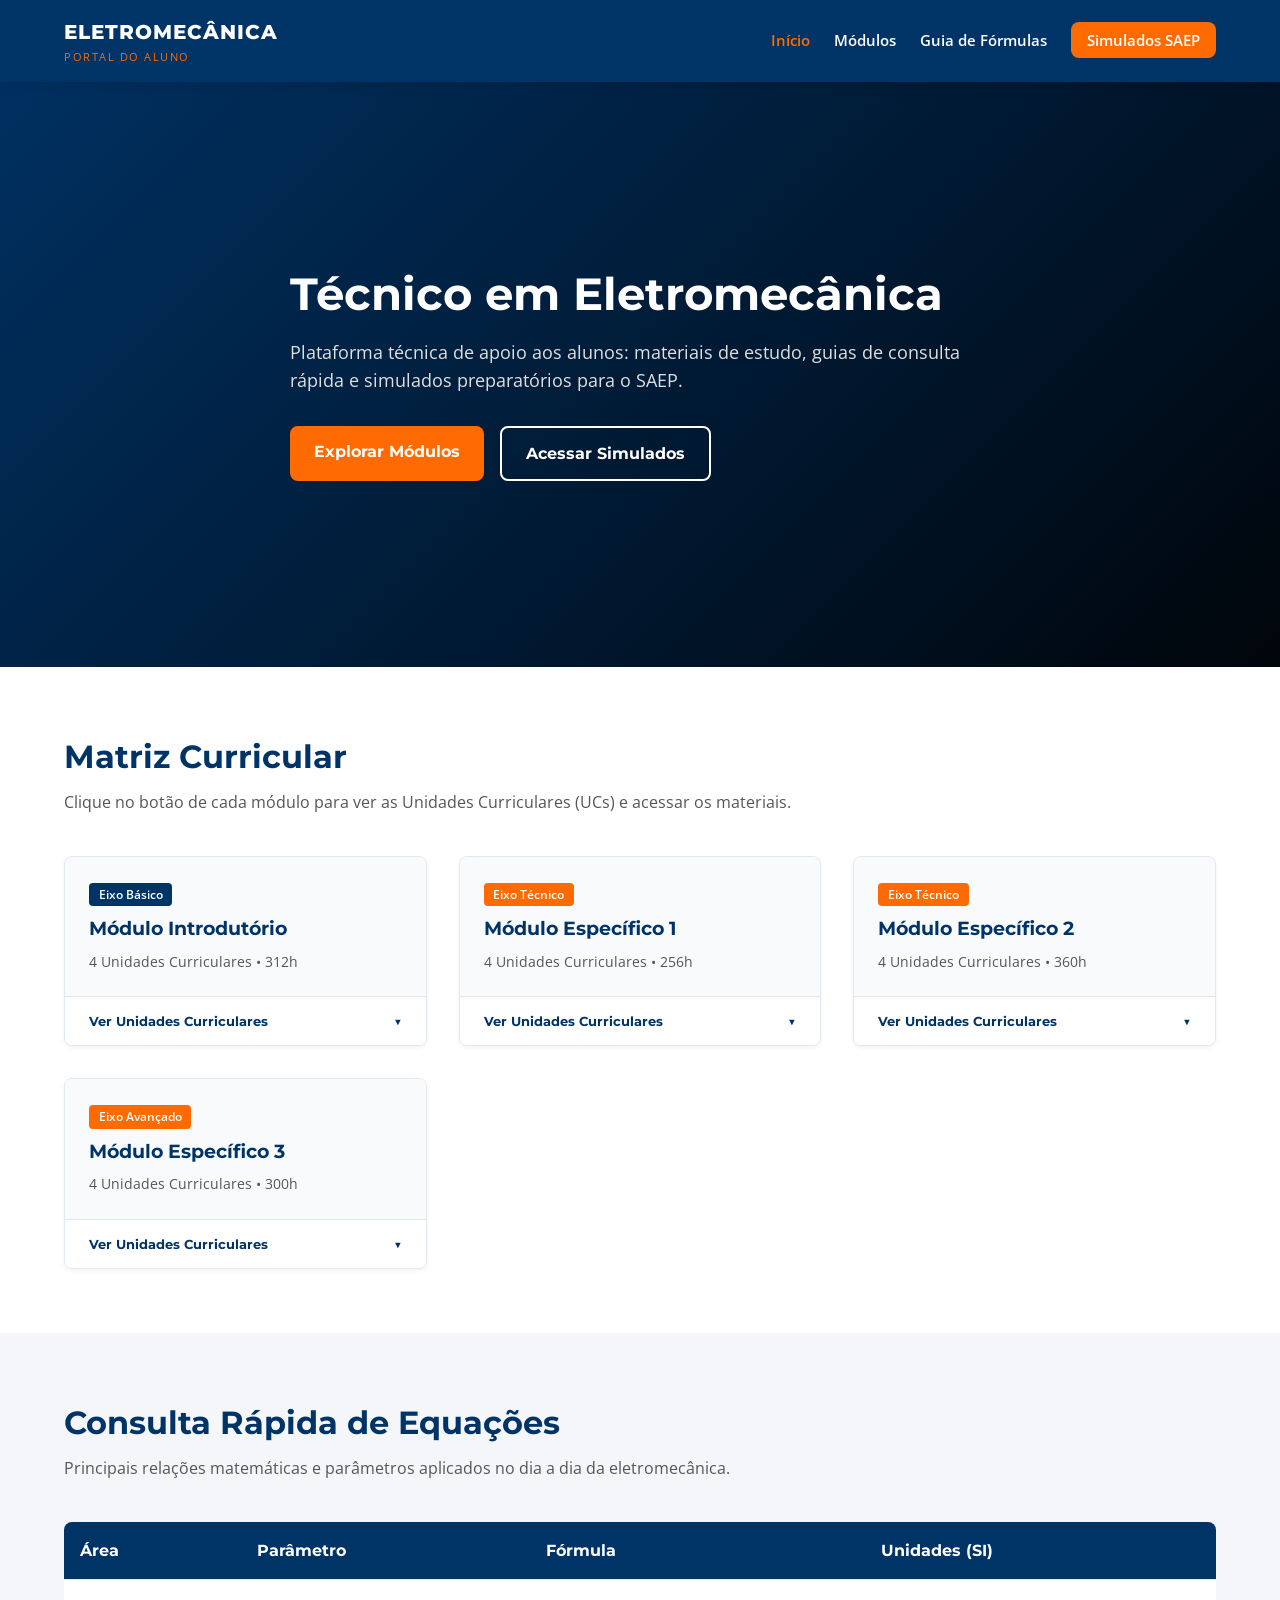
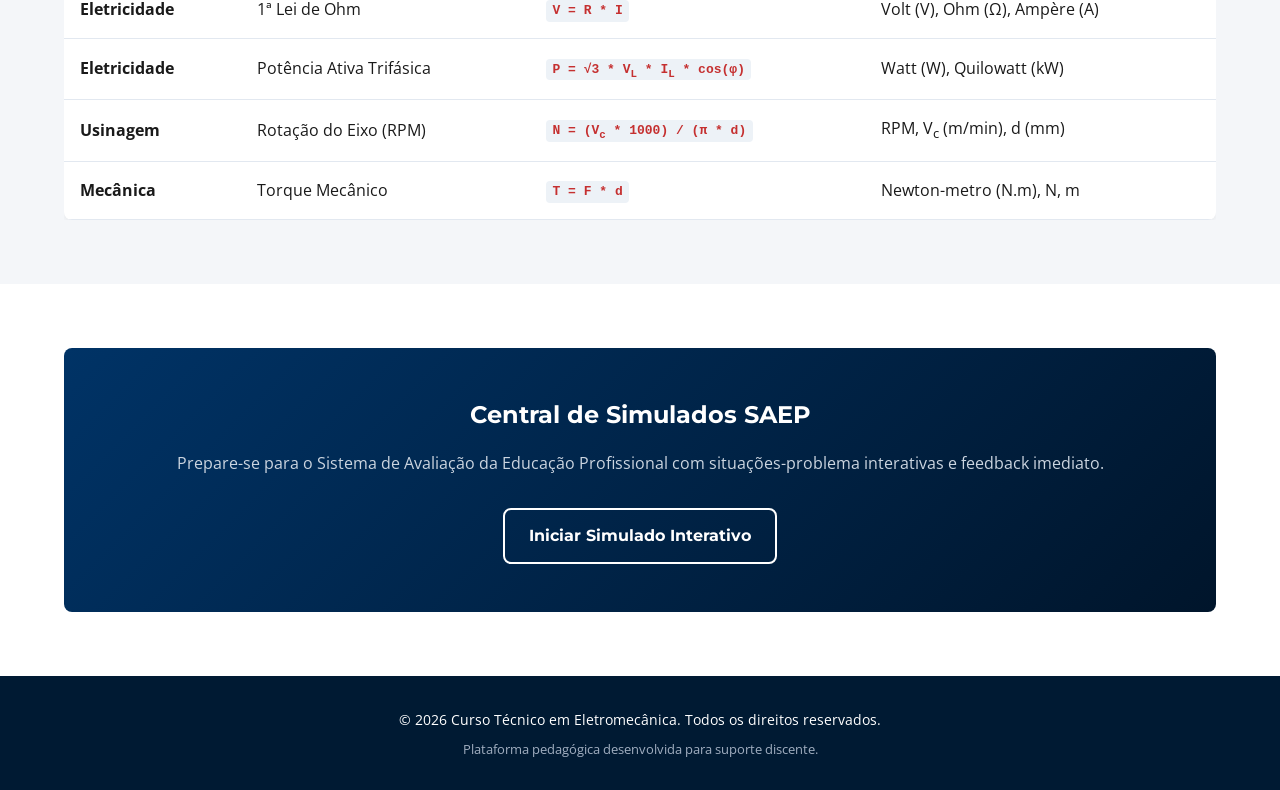
<file: index.html>
<!DOCTYPE html>
<html lang="pt-BR">
<head>
    <meta charset="UTF-8">
    <meta name="viewport" content="width=device-width, initial-scale=1.0">
    <title>Portal do Aluno - Técnico em Eletromecânica</title>

    <!-- Google Fonts -->
    <link rel="preconnect" href="https://fonts.googleapis.com">
    <link rel="preconnect" href="https://fonts.gstatic.com" crossorigin>
    <link href="https://fonts.googleapis.com/css2?family=Montserrat:wght@600;700;800&family=Open+Sans:wght@400;600&display=swap" rel="stylesheet">

    <!-- CSS Externo -->
    <link rel="stylesheet" href="style.css">
</head>
<body>

    <!-- Cabeçalho / Navegação -->
    <header class="header">
        <div class="container navbar">
            <a href="index.html" class="logo">
                <span class="logo-title">ELETROMECÂNICA</span>
                <span class="logo-subtitle">PORTAL DO ALUNO</span>
            </a>
            
            <button class="menu-toggle" id="menuToggle" aria-label="Abrir Menu">
                <span class="hamburger"></span>
            </button>

            <nav class="nav-menu" id="navMenu">
                <ul>
                    <li><a href="#hero" class="active">Início</a></li>
                    <li><a href="#modulos">Módulos</a></li>
                    <li><a href="#formulas">Guia de Fórmulas</a></li>
                    <li><a href="#saep" class="btn-highlight">Simulados SAEP</a></li>
                </ul>
            </nav>
        </div>
    </header>

    <!-- Banner Principal (Hero) -->
    <section id="hero" class="hero">
        <div class="hero-overlay"></div>
        <div class="container hero-content">
            <h1>Técnico em Eletromecânica</h1>
            <p>Plataforma técnica de apoio aos alunos: materiais de estudo, guias de consulta rápida e simulados preparatórios para o SAEP.</p>
            <div class="hero-buttons">
                <a href="#modulos" class="btn btn-primary">Explorar Módulos</a>
                <a href="#saep" class="btn btn-secondary">Acessar Simulados</a>
            </div>
        </div>
    </section>

    <!-- Seção de Módulos Curriculares -->
    <section id="modulos" class="section">
        <div class="container">
            <h2 class="section-title">Matriz Curricular</h2>
            <p class="section-subtitle">Clique no botão de cada módulo para ver as Unidades Curriculares (UCs) e acessar os materiais.</p>

            <div class="grid-cards">
                
                <!-- MÓDULO INTRODUTÓRIO -->
                <div class="card card-accordion">
                    <div class="card-header">
                        <span class="badge">Eixo Básico</span>
                        <h3>Módulo Introdutório</h3>
                        <p class="card-meta">4 Unidades Curriculares • 312h</p>
                    </div>
                    <button class="btn-toggle-uc" data-target="uc-intro">
                        <span class="btn-text">Ver Unidades Curriculares</span>
                        <span class="arrow-icon">&#9660;</span>
                    </button>
                    <div class="uc-container" id="uc-intro">
                        <div class="uc-list">
                            <a href="uc-fundamentos-da-eletricidade-industrial.html" class="uc-item">
                                <div class="uc-info">
                                    <strong>Fundamentos da Eletricidade Industrial</strong>
                                    <span class="uc-tag">60h</span>
                                </div>
                                <span class="uc-action">Acessar Aula &rarr;</span>
                            </a>
                            <a href="uc-tecnologia-mecanica.html" class="uc-item">
                                <div class="uc-info">
                                    <strong>Fundamentos da Tecnologia Mecânica</strong>
                                    <span class="uc-tag">200h</span>
                                </div>
                                <span class="uc-action">Acessar Aula &rarr;</span>
                            </a>
                            <a href="uc-fabricacao-mecanica-intro.html" class="uc-item">
                                <div class="uc-info">
                                    <strong>Introdução à Fabricação Mecânica</strong>
                                    <span class="uc-tag">40h</span>
                                </div>
                                <span class="uc-action">Acessar Aula &rarr;</span>
                            </a>
                            <a href="uc-sst.html" class="uc-item">
                                <div class="uc-info">
                                    <strong>Saúde e Segurança no Trabalho</strong>
                                    <span class="uc-tag">12h</span>
                                </div>
                                <span class="uc-action">Acessar Aula &rarr;</span>
                            </a>
                        </div>
                    </div>
                </div>

                <!-- MÓDULO ESPECÍFICO 1 -->
                <div class="card card-accordion">
                    <div class="card-header">
                        <span class="badge badge-accent">Eixo Técnico</span>
                        <h3>Módulo Específico 1</h3>
                        <p class="card-meta">4 Unidades Curriculares • 256h</p>
                    </div>
                    <button class="btn-toggle-uc" data-target="uc-esp1">
                        <span class="btn-text">Ver Unidades Curriculares</span>
                        <span class="arrow-icon">&#9660;</span>
                    </button>
                    <div class="uc-container" id="uc-esp1">
                        <div class="uc-list">
                            <a href="uc-sistemas-eletricos.html" class="uc-item">
                                <div class="uc-info">
                                    <strong>Montagem de Sistemas Elétricos</strong>
                                    <span class="uc-tag">80h</span>
                                </div>
                                <span class="uc-action">Acessar Aula &rarr;</span>
                            </a>
                            <a href="uc-fabricacao-aplicada.html" class="uc-item">
                                <div class="uc-info">
                                    <strong>Fabricação Mecânica Aplicada</strong>
                                    <span class="uc-tag">140h</span>
                                </div>
                                <span class="uc-action">Acessar Aula &rarr;</span>
                            </a>
                            <a href="uc-qualidade.html" class="uc-item">
                                <div class="uc-info">
                                    <strong>Introdução à Qualidade e Produtividade</strong>
                                    <span class="uc-tag">16h</span>
                                </div>
                                <span class="uc-action">Acessar Aula &rarr;</span>
                            </a>
                            <a href="uc-inovacao.html" class="uc-item">
                                <div class="uc-info">
                                    <strong>Modelagem de Projetos de Inovação</strong>
                                    <span class="uc-tag">20h</span>
                                </div>
                                <span class="uc-action">Acessar Aula &rarr;</span>
                            </a>
                        </div>
                    </div>
                </div>

                <!-- MÓDULO ESPECÍFICO 2 -->
                <div class="card card-accordion">
                    <div class="card-header">
                        <span class="badge badge-accent">Eixo Técnico</span>
                        <h3>Módulo Específico 2</h3>
                        <p class="card-meta">4 Unidades Curriculares • 360h</p>
                    </div>
                    <button class="btn-toggle-uc" data-target="uc-esp2">
                        <span class="btn-text">Ver Unidades Curriculares</span>
                        <span class="arrow-icon">&#9660;</span>
                    </button>
                    <div class="uc-container" id="uc-esp2">
                        <div class="uc-list">
                            <a href="uc-fluida.html" class="uc-item">
                                <div class="uc-info">
                                    <strong>Planejamento e Controle da Manutenção</strong>
                                    <span class="uc-tag">52h</span>
                                </div>
                                <span class="uc-action">Acessar Aula &rarr;</span>
                            </a>
                            <a href="uc-comandos-eletricos.html" class="uc-item">
                                <div class="uc-info">
                                    <strong>Manutenção Elétrica de Máquinas e Equipamentos</strong>
                                    <span class="uc-tag">104h</span>
                                </div>
                                <span class="uc-action">Acessar Aula &rarr;</span>
                            </a>
                            <a href="uc-manutencao-mecanica.html" class="uc-item">
                                <div class="uc-info">
                                    <strong>Manutenção Mecânica de Máquinas e Equipamentos</strong>
                                    <span class="uc-tag">180h</span>
                                </div>
                                <span class="uc-action">Acessar Aula &rarr;</span>
                            </a>
                            <a href="uc-clp.html" class="uc-item">
                                <div class="uc-info">
                                    <strong>Prototipagem de Negócios Inovadores</strong>
                                    <span class="uc-tag">24h</span>
                                </div>
                                <span class="uc-action">Acessar Aula &rarr;</span>
                            </a>
                        </div>
                    </div>
                </div>

                <!-- MÓDULO ESPECÍFICO 3 -->
                <div class="card card-accordion">
                    <div class="card-header">
                        <span class="badge badge-accent">Eixo Avançado</span>
                        <h3>Módulo Específico 3</h3>
                        <p class="card-meta">4 Unidades Curriculares • 300h</p>
                    </div>
                    <button class="btn-toggle-uc" data-target="uc-esp3">
                        <span class="btn-text">Ver Unidades Curriculares</span>
                        <span class="arrow-icon">&#9660;</span>
                    </button>
                    <div class="uc-container" id="uc-esp3">
                        <div class="uc-list">
                            <a href="uc-manutencao-integrada.html" class="uc-item">
                                <div class="uc-info">
                                    <strong>Manutenção Eletromecânica Integrada</strong>
                                    <span class="uc-tag">120h</span>
                                </div>
                                <span class="uc-action">Acessar Aula &rarr;</span>
                            </a>
                            <a href="uc-pcm.html" class="uc-item">
                                <div class="uc-info">
                                    <strong>Planejamento e Controle da Manutenção (PCM)</strong>
                                    <span class="uc-tag">40h</span>
                                </div>
                                <span class="uc-action">Acessar Aula &rarr;</span>
                            </a>
                            <a href="uc-projetos.html" class="uc-item">
                                <div class="uc-info">
                                    <strong>Projetos Eletromecânicos e Automação</strong>
                                    <span class="uc-tag">100h</span>
                                </div>
                                <span class="uc-action">Acessar Aula &rarr;</span>
                            </a>
                            <a href="uc-eficiencia.html" class="uc-item">
                                <div class="uc-info">
                                    <strong>Eficiência Energética e Conservação</strong>
                                    <span class="uc-tag">40h</span>
                                </div>
                                <span class="uc-action">Acessar Aula &rarr;</span>
                            </a>
                        </div>
                    </div>
                </div>

            </div>
        </div>
    </section>

    <!-- Seção de Guia Rápido de Fórmulas -->
    <section id="formulas" class="section bg-light">
        <div class="container">
            <h2 class="section-title">Consulta Rápida de Equações</h2>
            <p class="section-subtitle">Principais relações matemáticas e parâmetros aplicados no dia a dia da eletromecânica.</p>

            <div class="table-responsive">
                <table class="tech-table">
                    <thead>
                        <tr>
                            <th>Área</th>
                            <th>Parâmetro</th>
                            <th>Fórmula</th>
                            <th>Unidades (SI)</th>
                        </tr>
                    </thead>
                    <tbody>
                        <tr>
                            <td><strong>Eletricidade</strong></td>
                            <td>1ª Lei de Ohm</td>
                            <td><code>V = R * I</code></td>
                            <td>Volt (V), Ohm (&Omega;), Ampère (A)</td>
                        </tr>
                        <tr>
                            <td><strong>Eletricidade</strong></td>
                            <td>Potência Ativa Trifásica</td>
                            <td><code>P = &radic;3 * V<sub>L</sub> * I<sub>L</sub> * cos(&phi;)</code></td>
                            <td>Watt (W), Quilowatt (kW)</td>
                        </tr>
                        <tr>
                            <td><strong>Usinagem</strong></td>
                            <td>Rotação do Eixo (RPM)</td>
                            <td><code>N = (V<sub>c</sub> * 1000) / (&pi; * d)</code></td>
                            <td>RPM, V<sub>c</sub> (m/min), d (mm)</td>
                        </tr>
                        <tr>
                            <td><strong>Mecânica</strong></td>
                            <td>Torque Mecânico</td>
                            <td><code>T = F * d</code></td>
                            <td>Newton-metro (N.m), N, m</td>
                        </tr>
                    </tbody>
                </table>
            </div>
        </div>
    </section>

    <!-- Seção SAEP / Formulários -->
    <section id="saep" class="section">
        <div class="container saep-box">
            <div class="saep-content">
                <h2>Central de Simulados SAEP</h2>
                <p>Prepare-se para o Sistema de Avaliação da Educação Profissional com situações-problema interativas e feedback imediato.</p>
                <a href="#" class="btn btn-secondary btn-large">Iniciar Simulado Interativo</a>
            </div>
        </div>
    </section>

    <!-- Rodapé -->
    <footer class="footer">
        <div class="container footer-content">
            <p>&copy; <span id="year"></span> Curso Técnico em Eletromecânica. Todos os direitos reservados.</p>
            <p class="footer-sub">Plataforma pedagógica desenvolvida para suporte discente.</p>
        </div>
    </footer>

    <!-- JavaScript Externo -->
    <script src="main.js"></script>
</body>
</html>
</file>
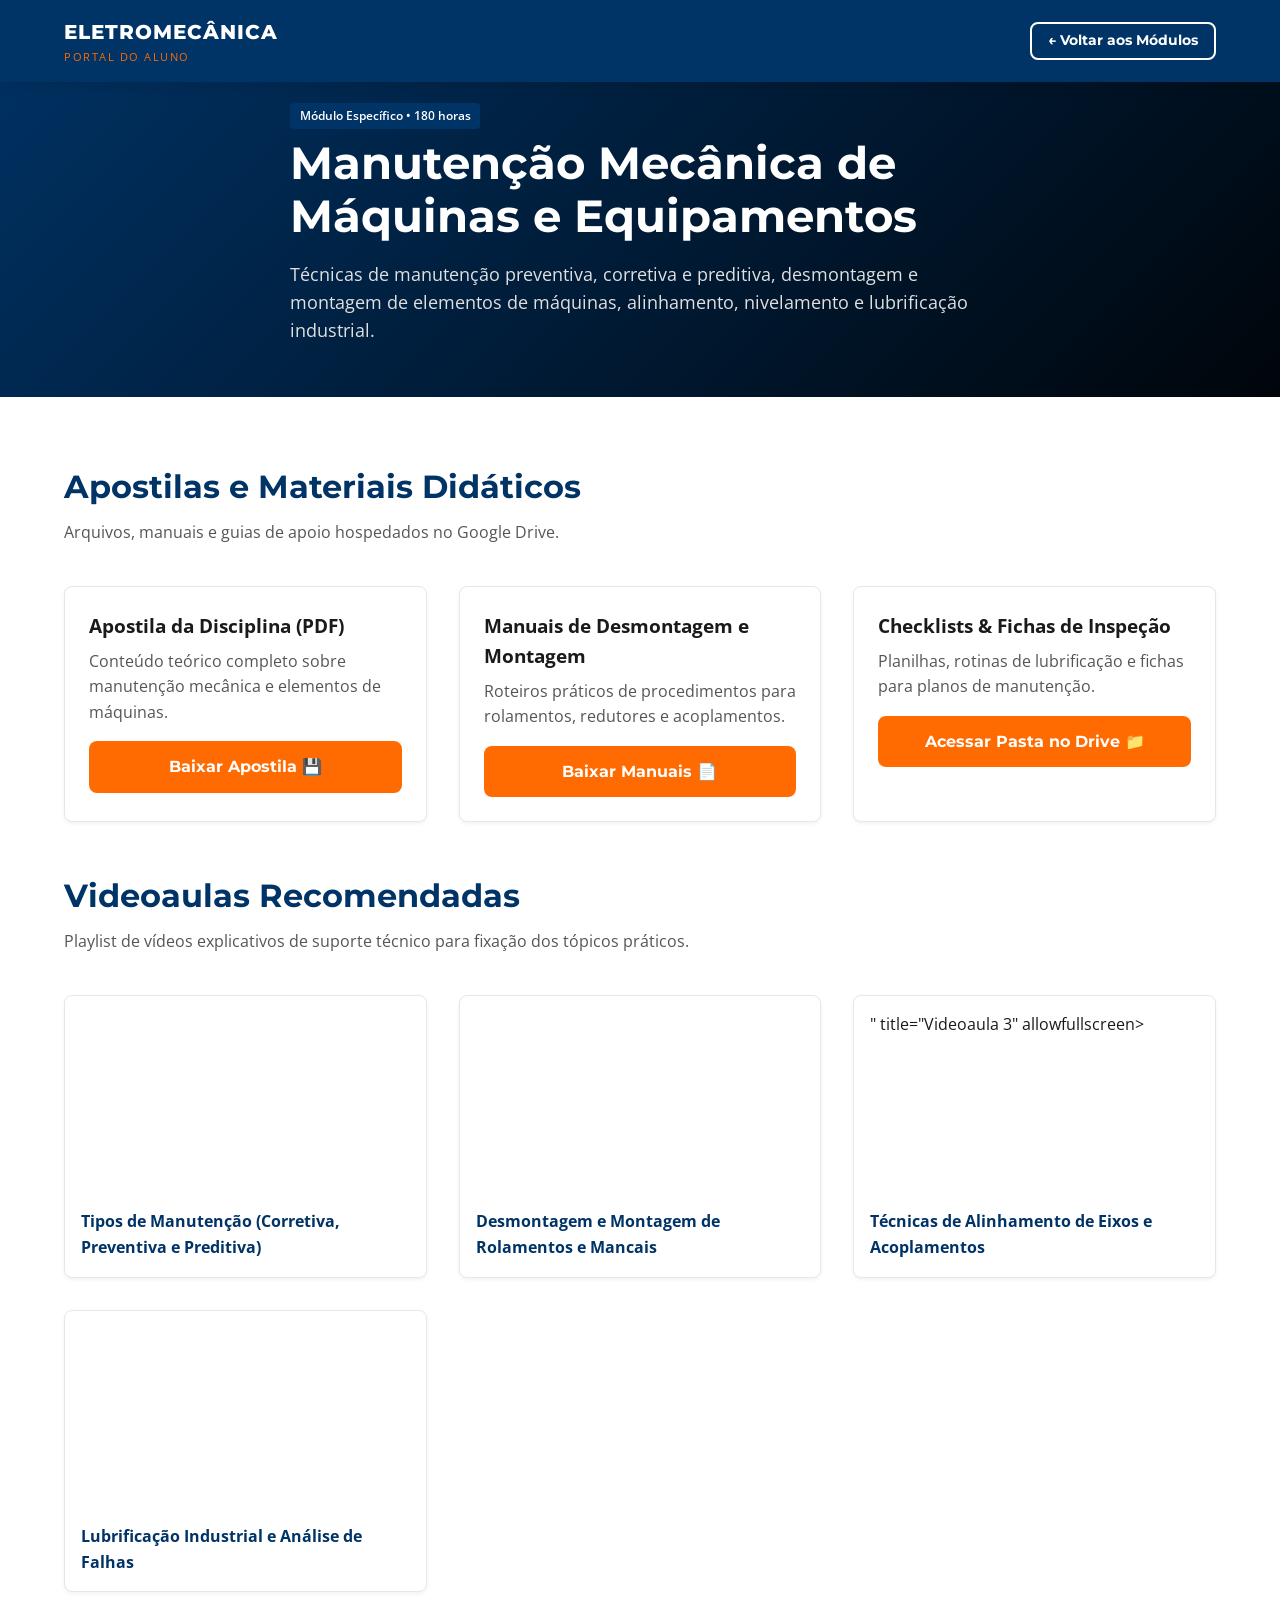
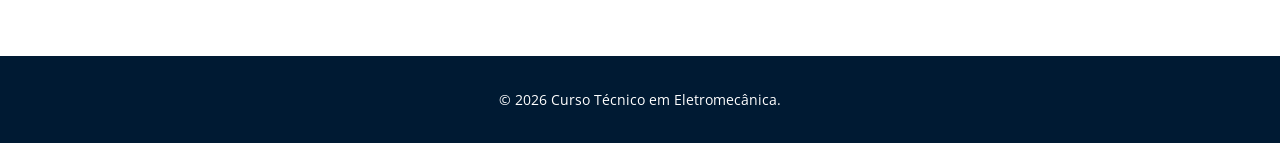
<file: uc-manutencao-mecanica.html>
<!DOCTYPE html>
<html lang="pt-BR">
<head>
    <meta charset="UTF-8">
    <meta name="viewport" content="width=device-width, initial-scale=1.0">
    <title>Manutenção Mecânica de Máquinas e Equipamentos - Portal Eletromecânica</title>

    <!-- Google Fonts -->
    <link rel="preconnect" href="https://fonts.googleapis.com">
    <link rel="preconnect" href="https://fonts.gstatic.com" crossorigin>
    <link href="https://fonts.googleapis.com/css2?family=Montserrat:wght@600;700;800&family=Open+Sans:wght@400;600&display=swap" rel="stylesheet">

    <!-- CSS Global do Site -->
    <link rel="stylesheet" href="style.css">
</head>
<body>

    <!-- Cabeçalho -->
    <header class="header">
        <div class="container navbar">
            <a href="index.html" class="logo">
                <span class="logo-title">ELETROMECÂNICA</span>
                <span class="logo-subtitle">PORTAL DO ALUNO</span>
            </a>
            <a href="index.html#modulos" class="btn btn-secondary" style="padding: 0.4rem 1rem; font-size: 0.85rem;">&larr; Voltar aos Módulos</a>
        </div>
    </header>

    <!-- Banner da UC -->
    <section class="hero" style="min-height: 35vh;">
        <div class="hero-overlay"></div>
        <div class="container hero-content">
            <span class="badge" style="margin-bottom: 0.5rem; display: inline-block;">Módulo Específico • 180 horas</span>
            <h1>Manutenção Mecânica de Máquinas e Equipamentos</h1>
            <p>Técnicas de manutenção preventiva, corretiva e preditiva, desmontagem e montagem de elementos de máquinas, alinhamento, nivelamento e lubrificação industrial.</p>
        </div>
    </section>

    <!-- Conteúdo da Disciplina -->
    <section class="section">
        <div class="container">
            
            <!-- Bloco 1: Materiais para Download (Google Drive) -->
            <h2 class="section-title">Apostilas e Materiais Didáticos</h2>
            <p class="section-subtitle">Arquivos, manuais e guias de apoio hospedados no Google Drive.</p>

            <div class="grid-cards" style="margin-bottom: 3rem;">
                <div class="card" style="padding: 1.5rem;">
                    <h3>Apostila da Disciplina (PDF)</h3>
                    <p style="color: var(--text-muted); margin: 0.5rem 0 1rem 0;">Conteúdo teórico completo sobre manutenção mecânica e elementos de máquinas.</p>
                    <a href="https://drive.google.com" target="_blank" class="btn btn-primary" style="text-align: center;">Baixar Apostila &#128190;</a>
                </div>

                <div class="card" style="padding: 1.5rem;">
                    <h3>Manuais de Desmontagem e Montagem</h3>
                    <p style="color: var(--text-muted); margin: 0.5rem 0 1rem 0;">Roteiros práticos de procedimentos para rolamentos, redutores e acoplamentos.</p>
                    <a href="https://drive.google.com" target="_blank" class="btn btn-primary" style="text-align: center;">Baixar Manuais &#128196;</a>
                </div>

                <div class="card" style="padding: 1.5rem;">
                    <h3>Checklists & Fichas de Inspeção</h3>
                    <p style="color: var(--text-muted); margin: 0.5rem 0 1rem 0;">Planilhas, rotinas de lubrificação e fichas para planos de manutenção.</p>
                    <a href="https://drive.google.com" target="_blank" class="btn btn-primary" style="text-align: center;">Acessar Pasta no Drive &#128193;</a>
                </div>
            </div>

            <!-- Bloco 2: Videoaulas Relevantes (YouTube Embed - Múltiplos Vídeos) -->
            <h2 class="section-title">Videoaulas Recomendadas</h2>
            <p class="section-subtitle">Playlist de vídeos explicativos de suporte técnico para fixação dos tópicos práticos.</p>

            <div class="grid-cards">
                <!-- Vídeo 1 -->
                <div class="card" style="padding: 1rem;">
                    <div style="position: relative; padding-bottom: 56.25%; height: 0; overflow: hidden; border-radius: 6px;">
                        <iframe style="position: absolute; top:0; left: 0; width: 100%; height: 100%; border: 0;" src="https://www.youtube.com/embed/dQw4w9WgXcQ" title="Videoaula 1" allowfullscreen></iframe>
                    </div>
                    <h4 style="margin-top: 0.8rem; color: var(--primary-color);">Tipos de Manutenção (Corretiva, Preventiva e Preditiva)</h4>
                </div>

                <!-- Vídeo 2 -->
                <div class="card" style="padding: 1rem;">
                    <div style="position: relative; padding-bottom: 56.25%; height: 0; overflow: hidden; border-radius: 6px;">
                        <iframe style="position: absolute; top:0; left: 0; width: 100%; height: 100%; border: 0;" src="https://www.youtube.com/embed/xQzslAeEI38" title="Videoaula 2" allowfullscreen></iframe>
                    </div>
                    <h4 style="margin-top: 0.8rem; color: var(--primary-color);">Desmontagem e Montagem de Rolamentos e Mancais</h4>
                </div>

                <!-- Vídeo 3 -->
                <div class="card" style="padding: 1rem;">
                    <div style="position: relative; padding-bottom: 56.25%; height: 0; overflow: hidden; border-radius: 6px;">
                        <iframe style="position: absolute; top:0; left: 0; width: 100%; height: 100%; border: 0;" src="https://www.youtube.com/embed/gwk_Xoa97Po" title="SKF TKSA 41 – O que é, como funciona e como poupa dinheiro" frameborder="0" allow="accelerometer; autoplay; clipboard-write; encrypted-media; gyroscope; picture-in-picture; web-share" referrerpolicy="strict-origin-when-cross-origin" allowfullscreen></iframe>" title="Videoaula 3" allowfullscreen></iframe>
                    </div>
                    <h4 style="margin-top: 0.8rem; color: var(--primary-color);">Técnicas de Alinhamento de Eixos e Acoplamentos</h4>
                </div>

                <!-- Vídeo 4 -->
                <div class="card" style="padding: 1rem;">
                    <div style="position: relative; padding-bottom: 56.25%; height: 0; overflow: hidden; border-radius: 6px;">
                        <iframe style="position: absolute; top:0; left: 0; width: 100%; height: 100%; border: 0;" src="https://www.youtube.com/embed/dQw4w9WgXcQ" title="Videoaula 4" allowfullscreen></iframe>
                    </div>
                    <h4 style="margin-top: 0.8rem; color: var(--primary-color);">Lubrificação Industrial e Análise de Falhas</h4>
                </div>
            </div>

        </div>
    </section>

    <!-- Rodapé -->
    <footer class="footer">
        <div class="container footer-content">
            <p>&copy; <span id="year"></span> Curso Técnico em Eletromecânica.</p>
        </div>
    </footer>

    <script src="main.js"></script>
</body>
</html>
</file>
<file: style.css>
/* ==========================================================================
   Variáveis Globais de Design (Cores e Fontes Industriais)
   ========================================================================== */
:root {
    --primary-color: #003366;     /* Azul Marinho Industrial */
    --primary-hover: #002244;
    --accent-color: #FF6B00;      /* Laranja de Segurança */
    --accent-hover: #E05E00;
    --bg-light: #F4F6F9;          /* Cinza Aço Claro */
    --text-dark: #1A1A1A;         /* Grafite */
    --text-muted: #555555;
    --white: #FFFFFF;
    
    --font-heading: 'Montserrat', sans-serif;
    --font-body: 'Open Sans', sans-serif;
    
    --shadow-sm: 0 2px 4px rgba(0,0,0,0.05);
    --shadow-md: 0 4px 12px rgba(0,0,0,0.1);
    --border-radius: 8px;
    --transition: all 0.3s ease;
}

/* ==========================================================================
   Reset e Estilos Base
   ========================================================================== */
* {
    margin: 0;
    padding: 0;
    box-sizing: border-box;
}

html {
    scroll-behavior: smooth;
}

body {
    font-family: var(--font-body);
    color: var(--text-dark);
    background-color: var(--white);
    line-height: 1.6;
}

.container {
    width: 90%;
    max-width: 1200px;
    margin: 0 auto;
}

/* ==========================================================================
   Cabeçalho e Menu de Navegação
   ========================================================================== */
.header {
    background-color: var(--primary-color);
    position: sticky;
    top: 0;
    z-index: 1000;
    box-shadow: var(--shadow-md);
}

.navbar {
    display: flex;
    justify-content: space-between;
    align-items: center;
    padding: 1rem 0;
}

.logo {
    display: flex;
    flex-direction: column;
    text-decoration: none;
    color: var(--white);
}

.logo-title {
    font-family: var(--font-heading);
    font-weight: 800;
    font-size: 1.25rem;
    letter-spacing: 1px;
}

.logo-subtitle {
    font-size: 0.7rem;
    color: var(--accent-color);
    letter-spacing: 1.5px;
}

.nav-menu ul {
    display: flex;
    list-style: none;
    align-items: center;
    gap: 1.5rem;
}

.nav-menu a {
    color: var(--white);
    text-decoration: none;
    font-weight: 600;
    font-size: 0.95rem;
    transition: var(--transition);
}

.nav-menu a:hover,
.nav-menu a.active {
    color: var(--accent-color);
}

.btn-highlight {
    background-color: var(--accent-color);
    padding: 0.5rem 1rem;
    border-radius: var(--border-radius);
}

.btn-highlight:hover {
    background-color: var(--accent-hover) !important;
    color: var(--white) !important;
}

/* Botão Hamburger (Mobile) */
.menu-toggle {
    display: none;
    background: none;
    border: none;
    cursor: pointer;
}

.hamburger {
    display: block;
    width: 25px;
    height: 3px;
    background-color: var(--white);
    position: relative;
}

.hamburger::before,
.hamburger::after {
    content: '';
    position: absolute;
    width: 100%;
    height: 3px;
    background-color: var(--white);
    left: 0;
}

.hamburger::before { top: -8px; }
.hamburger::after { top: 8px; }

/* ==========================================================================
   Hero Banner
   ========================================================================== */
.hero {
    position: relative;
    min-height: 65vh;
    background: linear-gradient(135deg, #002244 0%, #001122 100%);
    display: flex;
    align-items: center;
    color: var(--white);
}

.hero-overlay {
    position: absolute;
    top: 0;
    left: 0;
    width: 100%;
    height: 100%;
    background: linear-gradient(135deg, rgba(0, 51, 102, 0.85) 0%, rgba(0, 0, 0, 0.7) 100%);
}

.hero-content {
    position: relative;
    z-index: 1;
    max-width: 700px;
}

.hero h1 {
    font-family: var(--font-heading);
    font-size: 2.8rem;
    line-height: 1.2;
    margin-bottom: 1rem;
}

.hero p {
    font-size: 1.1rem;
    margin-bottom: 2rem;
    color: #e0e0e0;
}

.hero-buttons {
    display: flex;
    gap: 1rem;
}

/* ==========================================================================
   Componentes: Botões e Cartões
   ========================================================================== */
.btn {
    display: inline-block;
    padding: 0.8rem 1.5rem;
    border-radius: var(--border-radius);
    text-decoration: none;
    font-family: var(--font-heading);
    font-weight: 700;
    transition: var(--transition);
}

.btn-primary {
    background-color: var(--accent-color);
    color: var(--white);
}

.btn-primary:hover {
    background-color: var(--accent-hover);
}

.btn-secondary {
    background-color: transparent;
    color: var(--white);
    border: 2px solid var(--white);
}

.btn-secondary:hover {
    background-color: var(--white);
    color: var(--primary-color);
}

.section {
    padding: 4rem 0;
}

.bg-light {
    background-color: var(--bg-light);
}

.section-title {
    font-family: var(--font-heading);
    color: var(--primary-color);
    font-size: 2rem;
    margin-bottom: 0.5rem;
}

.section-subtitle {
    color: var(--text-muted);
    margin-bottom: 2.5rem;
}

.grid-cards {
    display: grid;
    grid-template-columns: repeat(auto-fit, minmax(280px, 1fr));
    gap: 2rem;
}

.card {
    background: var(--white);
    border-radius: var(--border-radius);
    box-shadow: var(--shadow-sm);
    border: 1px solid #e2e8f0;
    display: flex;
    flex-direction: column;
    overflow: hidden;
    transition: var(--transition);
}

.card-header {
    padding: 1.5rem;
    background-color: #f8fafc;
}

.card-header h3 {
    font-family: var(--font-heading);
    color: var(--primary-color);
    margin-top: 0.5rem;
}

.card-meta {
    font-size: 0.85rem;
    color: var(--text-muted);
    margin-top: 0.4rem;
}

.badge {
    background-color: var(--primary-color);
    color: var(--white);
    font-size: 0.75rem;
    padding: 0.2rem 0.6rem;
    border-radius: 4px;
    font-weight: 600;
}

.badge-accent {
    background-color: var(--accent-color);
}

/* ==========================================================================
   Estilos da Sanfona (Acordeão) das UCs
   ========================================================================== */
.btn-toggle-uc {
    width: 100%;
    padding: 1rem 1.5rem;
    background-color: #ffffff;
    border: none;
    border-top: 1px solid #e2e8f0;
    display: flex;
    justify-content: space-between;
    align-items: center;
    font-family: var(--font-heading);
    font-weight: 700;
    color: var(--primary-color);
    cursor: pointer;
    transition: var(--transition);
}

.btn-toggle-uc:hover {
    background-color: var(--bg-light);
    color: var(--accent-color);
}

.arrow-icon {
    transition: transform 0.3s ease;
    font-size: 0.8rem;
}

.btn-toggle-uc.active .arrow-icon {
    transform: rotate(180deg);
}

/* Esconde o painel por padrão de forma segura */
.uc-container {
    display: none;
    background-color: var(--bg-light);
    border-top: 1px solid #e2e8f0;
}

/* Mostra quando ativado via JavaScript */
.uc-container.active {
    display: block;
}

.uc-list {
    padding: 1rem;
    display: flex;
    flex-direction: column;
    gap: 0.75rem;
}

.uc-item {
    display: flex;
    justify-content: space-between;
    align-items: center;
    background: var(--white);
    padding: 0.85rem 1rem;
    border-radius: 6px;
    border: 1px solid #e2e8f0;
    text-decoration: none;
    color: var(--text-dark);
    transition: var(--transition);
}

.uc-item:hover {
    border-color: var(--accent-color);
    transform: translateX(4px);
    box-shadow: var(--shadow-sm);
}

.uc-info {
    display: flex;
    flex-direction: column;
    gap: 0.2rem;
}

.uc-info strong {
    font-size: 0.9rem;
    color: var(--primary-color);
}

.uc-tag {
    font-size: 0.75rem;
    color: var(--text-muted);
}

.uc-action {
    font-size: 0.85rem;
    font-weight: 700;
    color: var(--accent-color);
    white-space: nowrap;
}

/* ==========================================================================
   Tabela Técnica
   ========================================================================== */
.table-responsive {
    overflow-x: auto;
}

.tech-table {
    width: 100%;
    border-collapse: collapse;
    background-color: var(--white);
    border-radius: var(--border-radius);
    overflow: hidden;
    box-shadow: var(--shadow-sm);
}

.tech-table th, 
.tech-table td {
    padding: 1rem;
    text-align: left;
    border-bottom: 1px solid #e2e8f0;
}

.tech-table th {
    background-color: var(--primary-color);
    color: var(--white);
    font-family: var(--font-heading);
}

.tech-table code {
    background-color: #edf2f7;
    padding: 0.2rem 0.4rem;
    border-radius: 4px;
    font-family: monospace;
    font-weight: bold;
    color: #c53030;
}

/* ==========================================================================
   Caixa do SAEP & Rodapé
   ========================================================================== */
.saep-box {
    background: linear-gradient(135deg, var(--primary-color), #00152b);
    color: var(--white);
    border-radius: var(--border-radius);
    padding: 3rem 2rem;
    text-align: center;
}

.saep-content h2 {
    font-family: var(--font-heading);
    margin-bottom: 1rem;
}

.saep-content p {
    margin-bottom: 2rem;
    color: #cbd5e0;
}

.footer {
    background-color: #001a33;
    color: var(--white);
    padding: 2rem 0;
    text-align: center;
    font-size: 0.9rem;
}

.footer-sub {
    color: #a0aec0;
    font-size: 0.8rem;
    margin-top: 0.5rem;
}

/* ==========================================================================
   Responsividade (Mobile)
   ========================================================================== */
@media (max-width: 768px) {
    .menu-toggle {
        display: block;
    }

    .nav-menu {
        display: none;
        position: absolute;
        top: 100%;
        left: 0;
        width: 100%;
        background-color: var(--primary-color);
        padding: 1.5rem;
    }

    .nav-menu.active {
        display: block;
    }

    .nav-menu ul {
        flex-direction: column;
        align-items: flex-start;
    }

    .hero h1 {
        font-size: 2rem;
    }

    .hero-buttons {
        flex-direction: column;
    }

    .uc-item {
        flex-direction: column;
        align-items: flex-start;
        gap: 0.5rem;
    }

    .uc-action {
        align-self: flex-end;
    }
}
</file>
